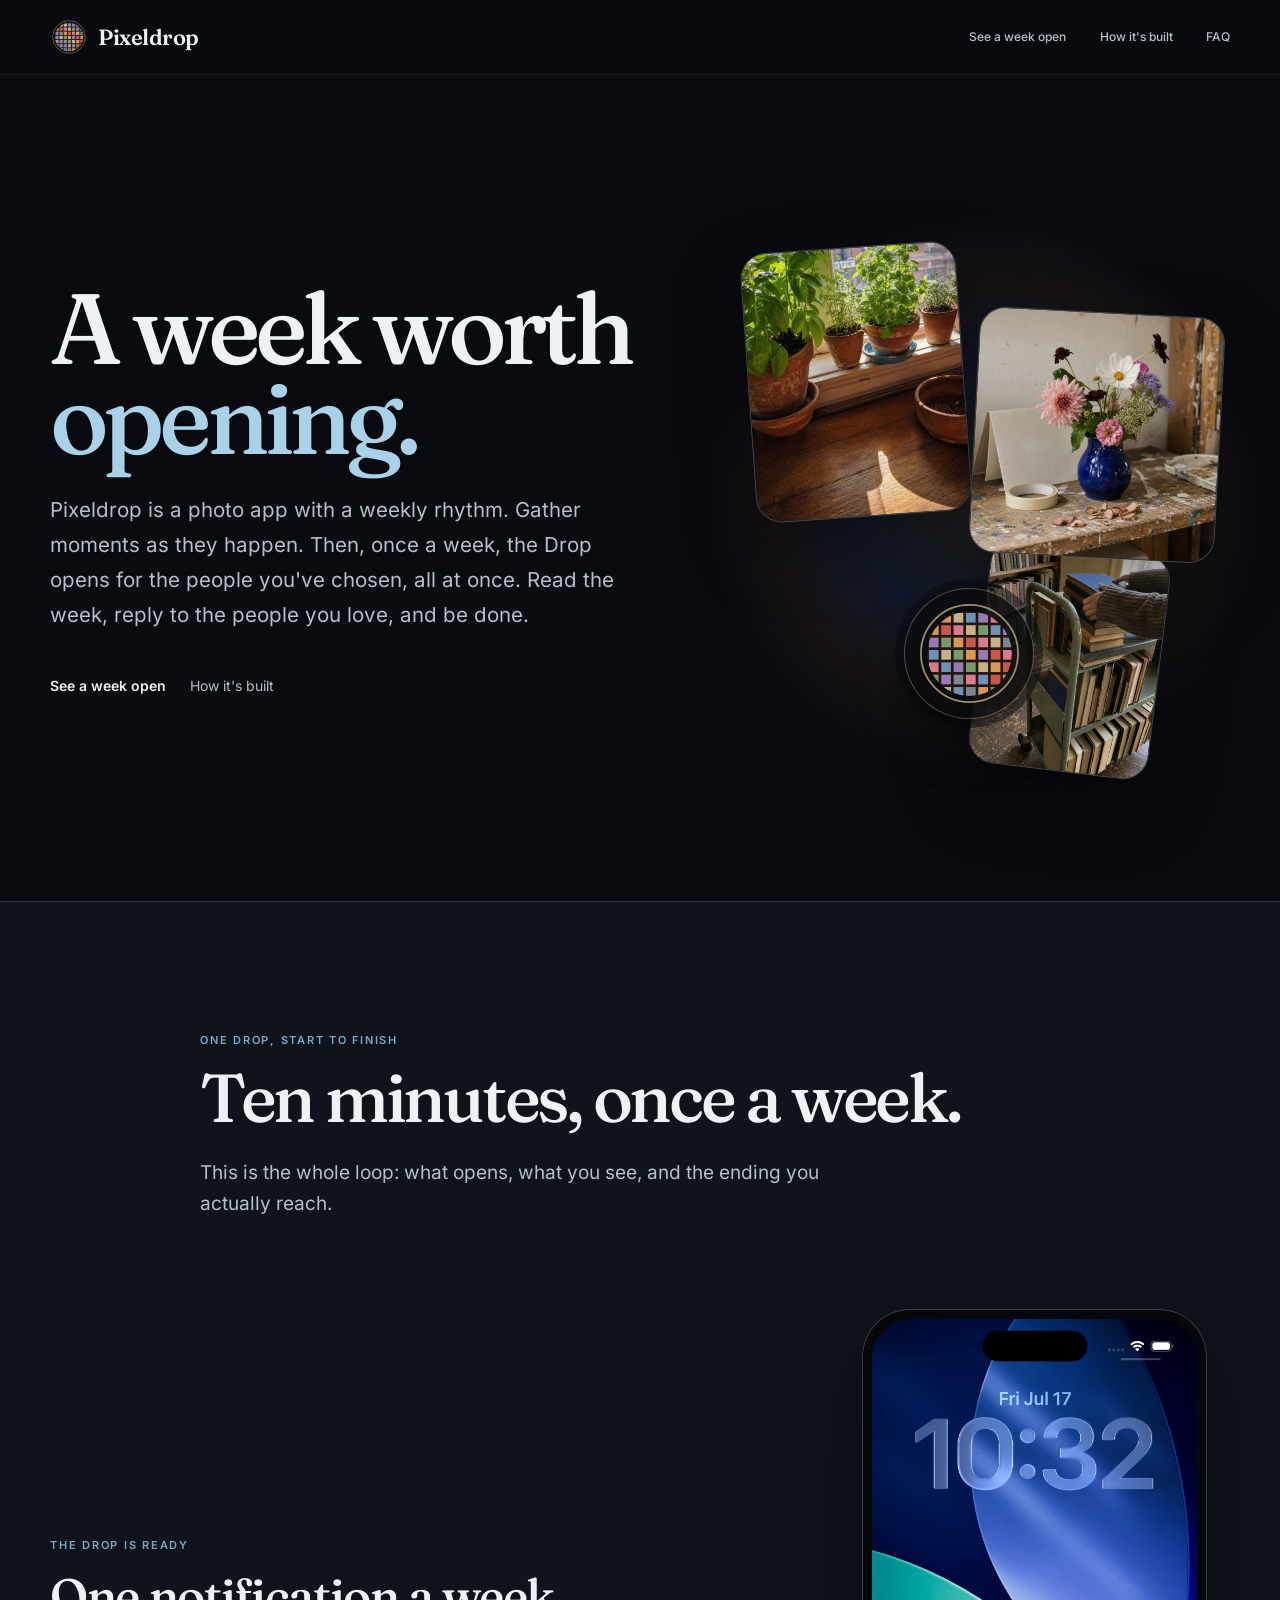
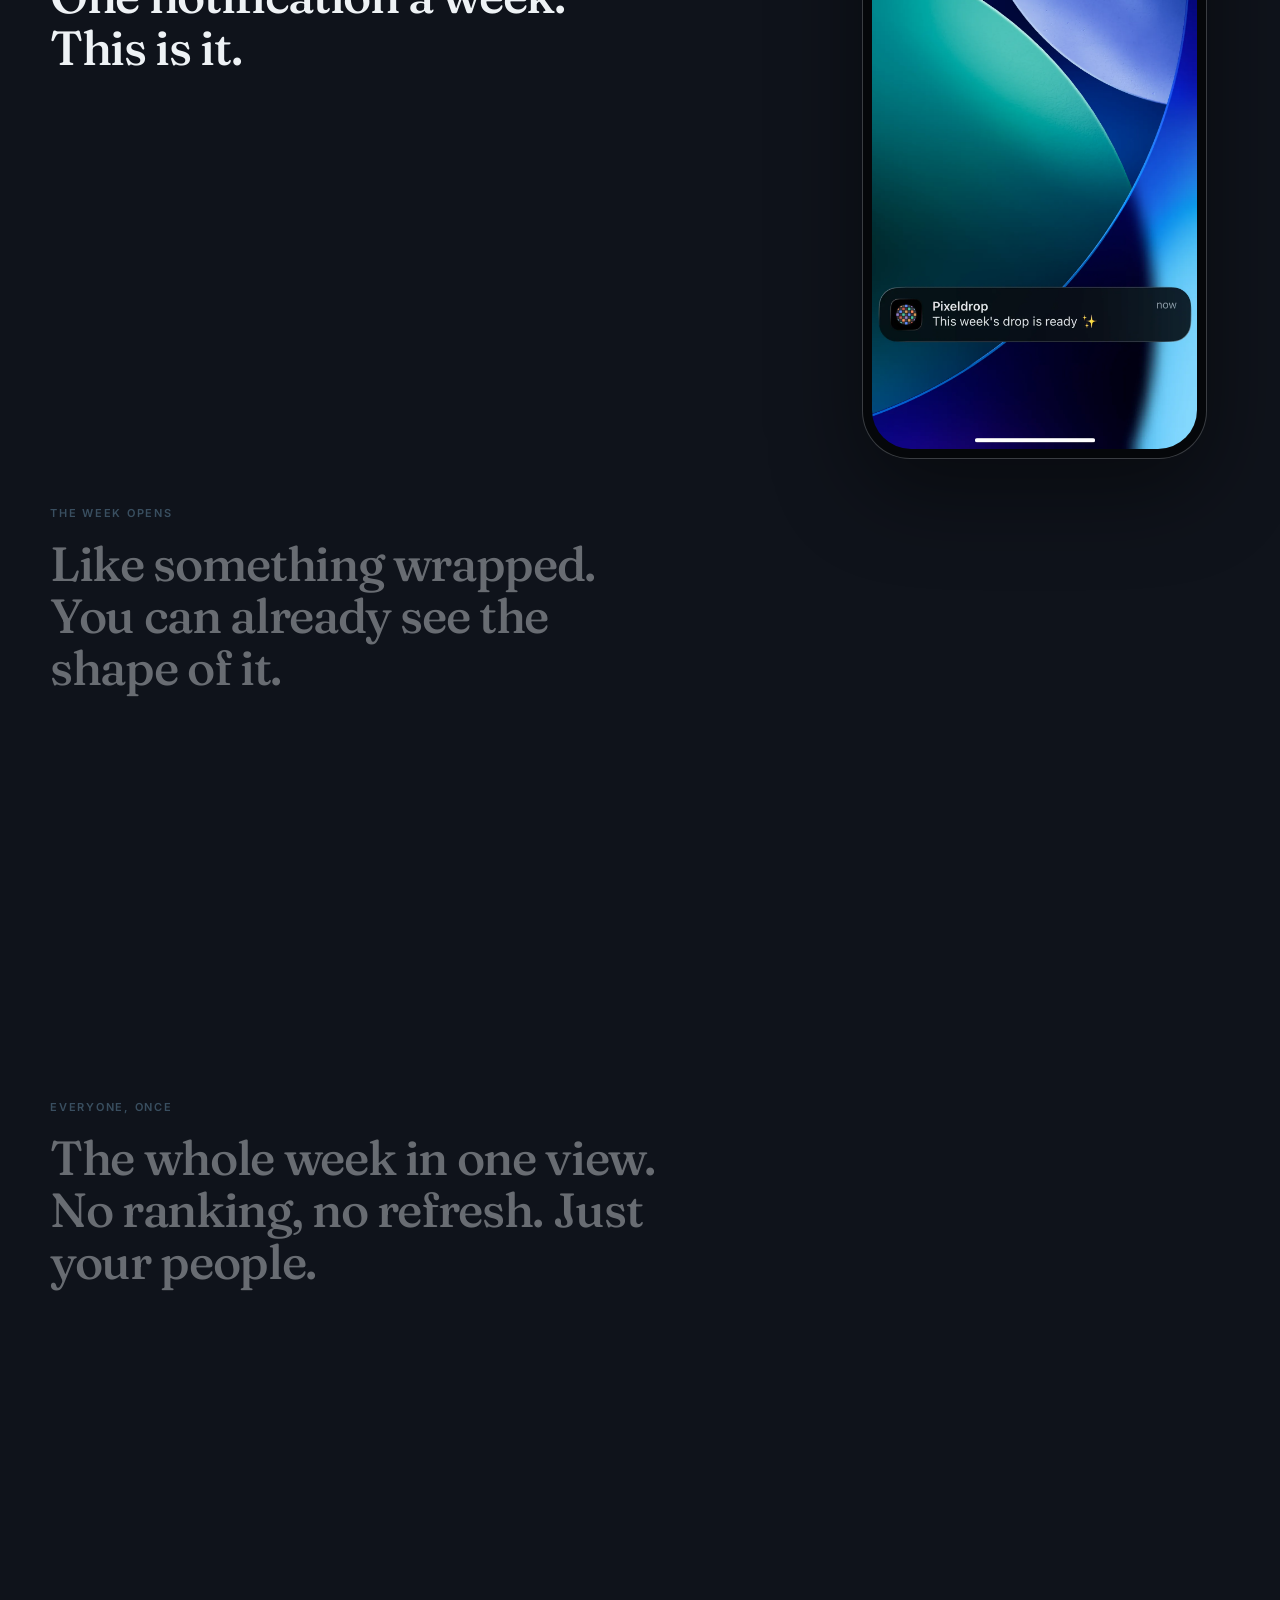
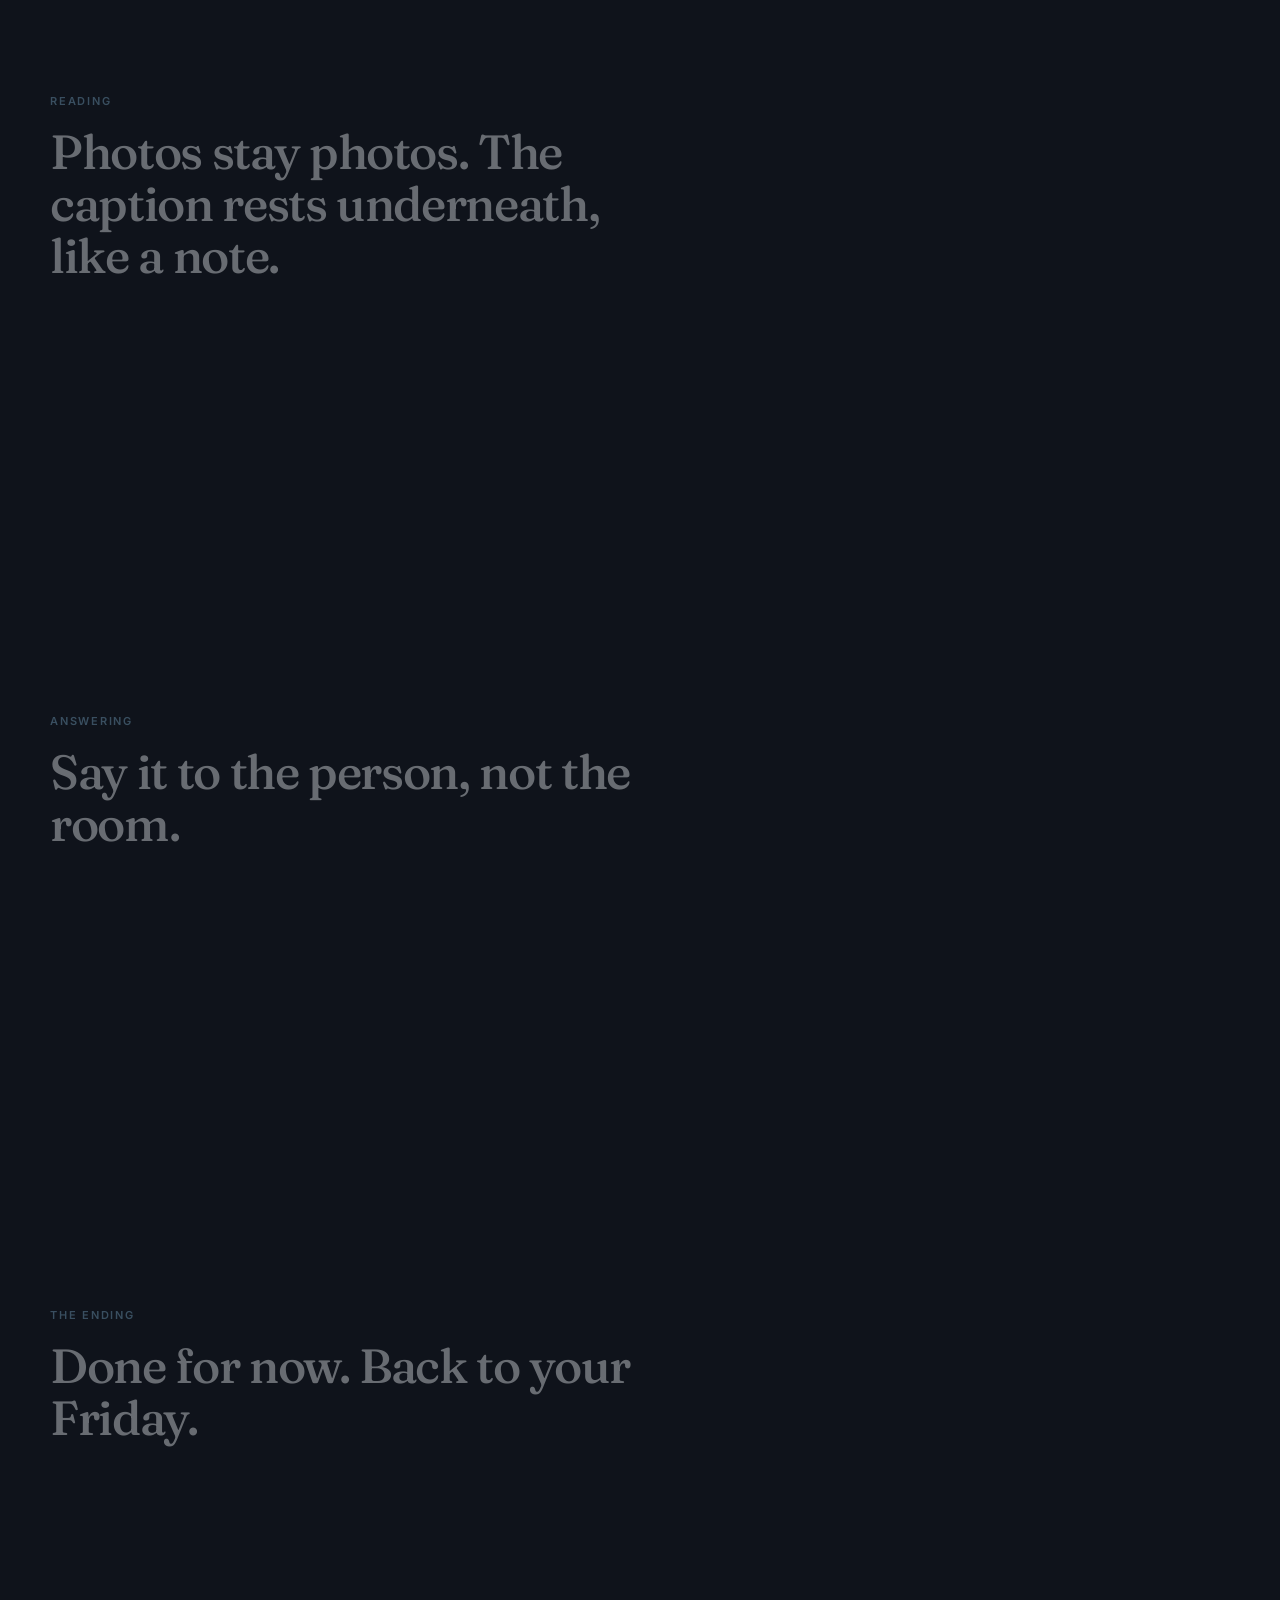
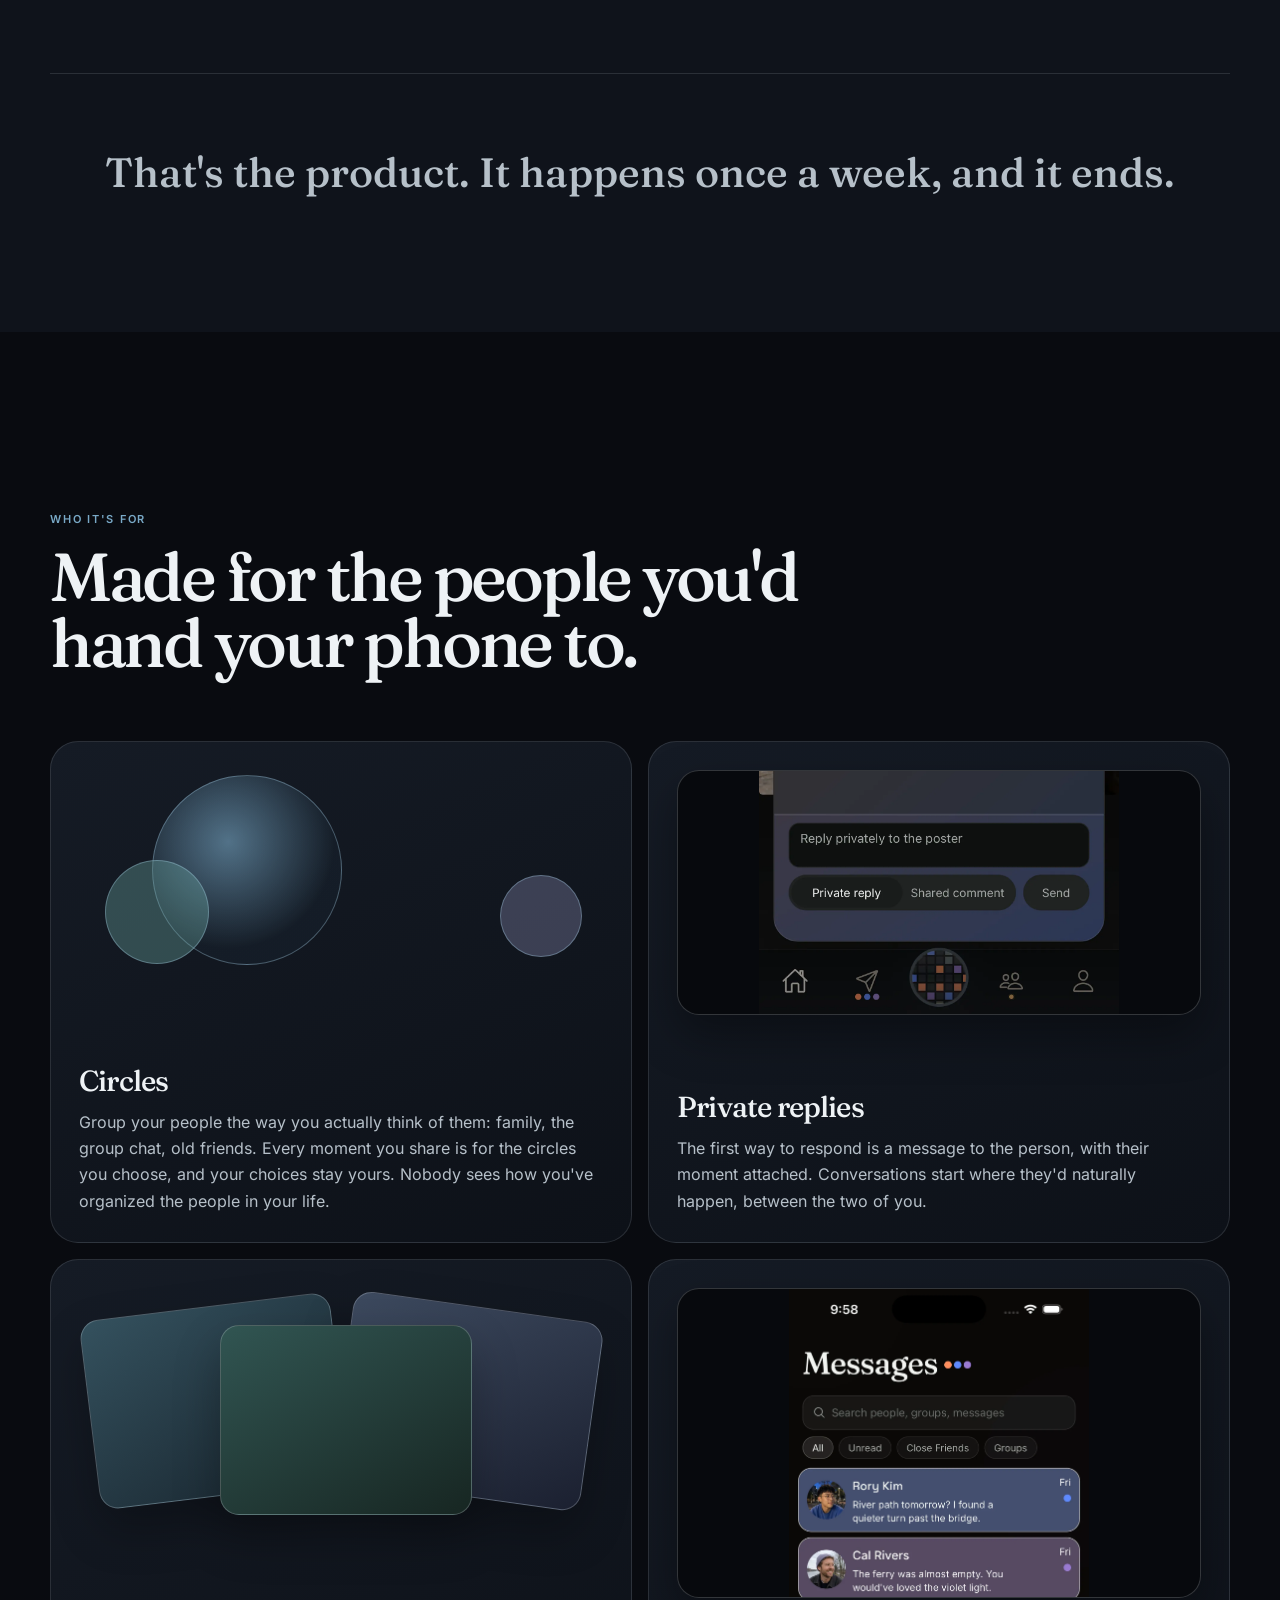
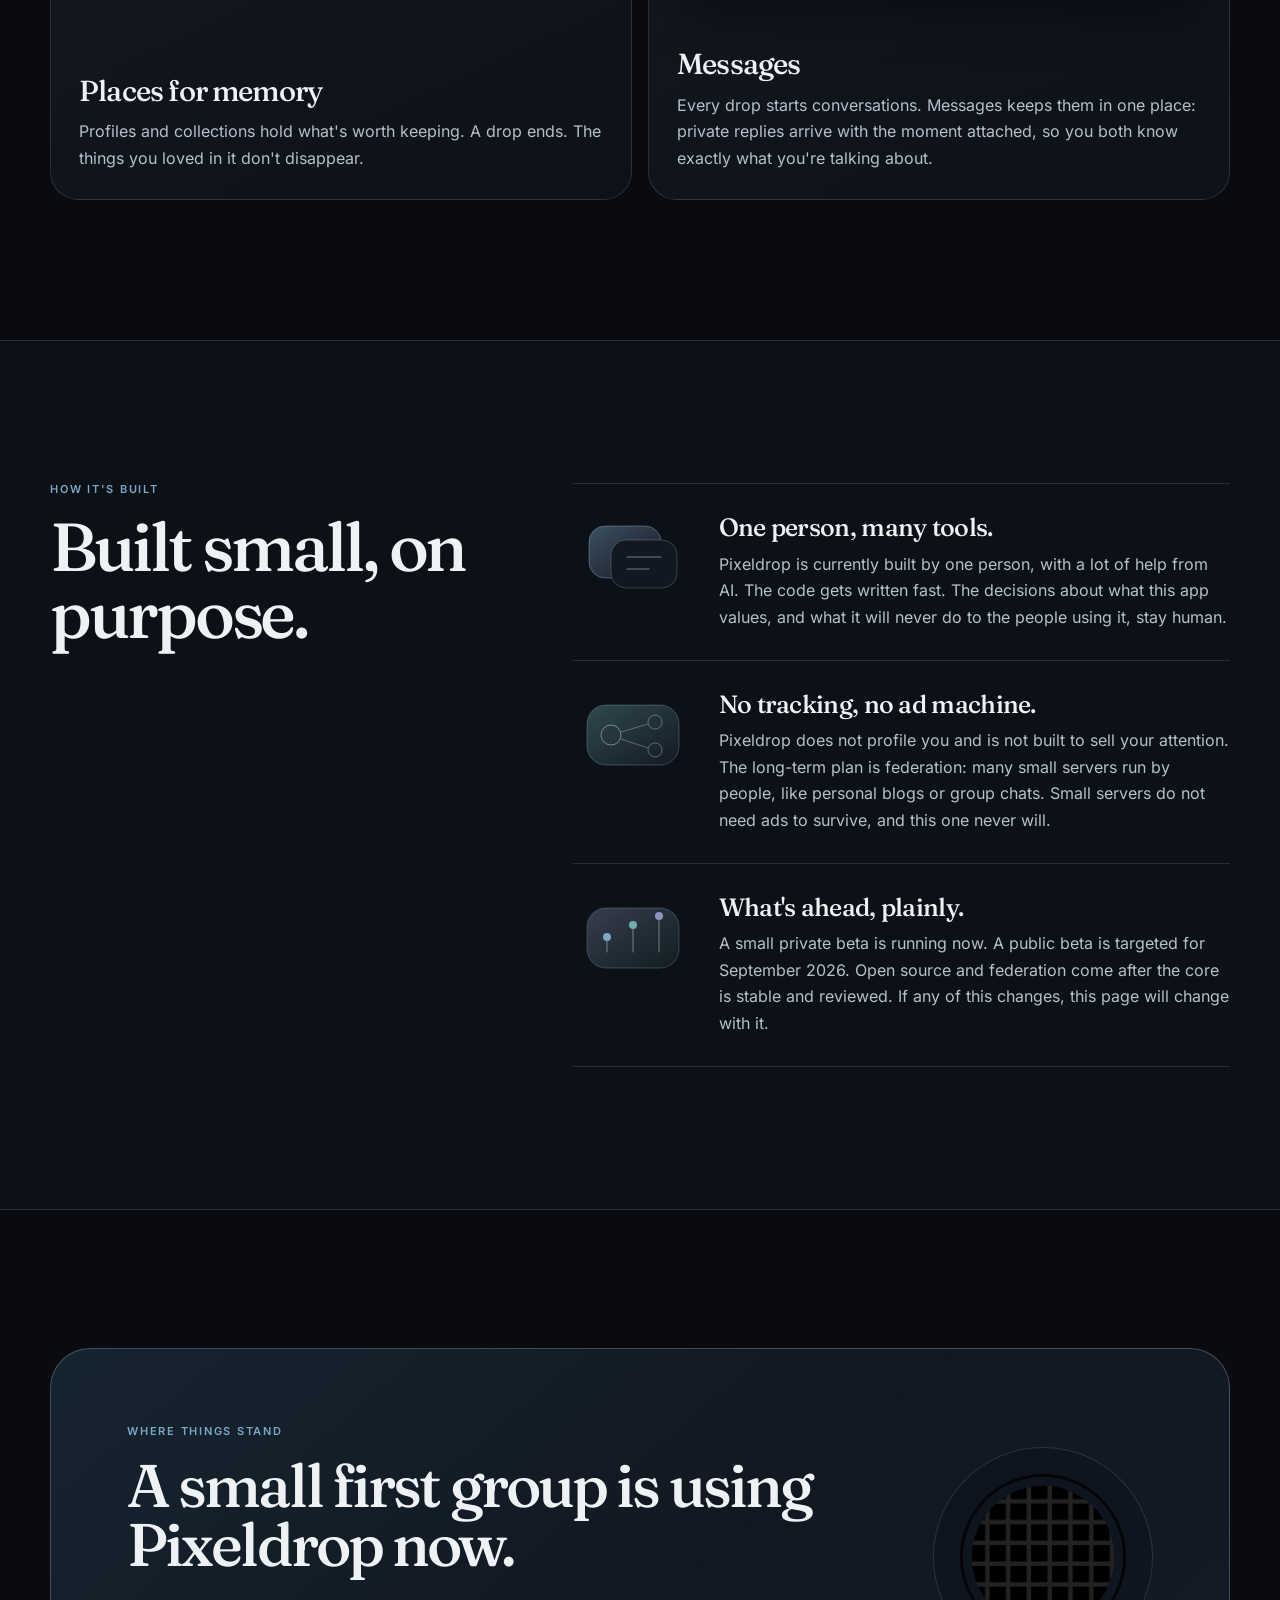
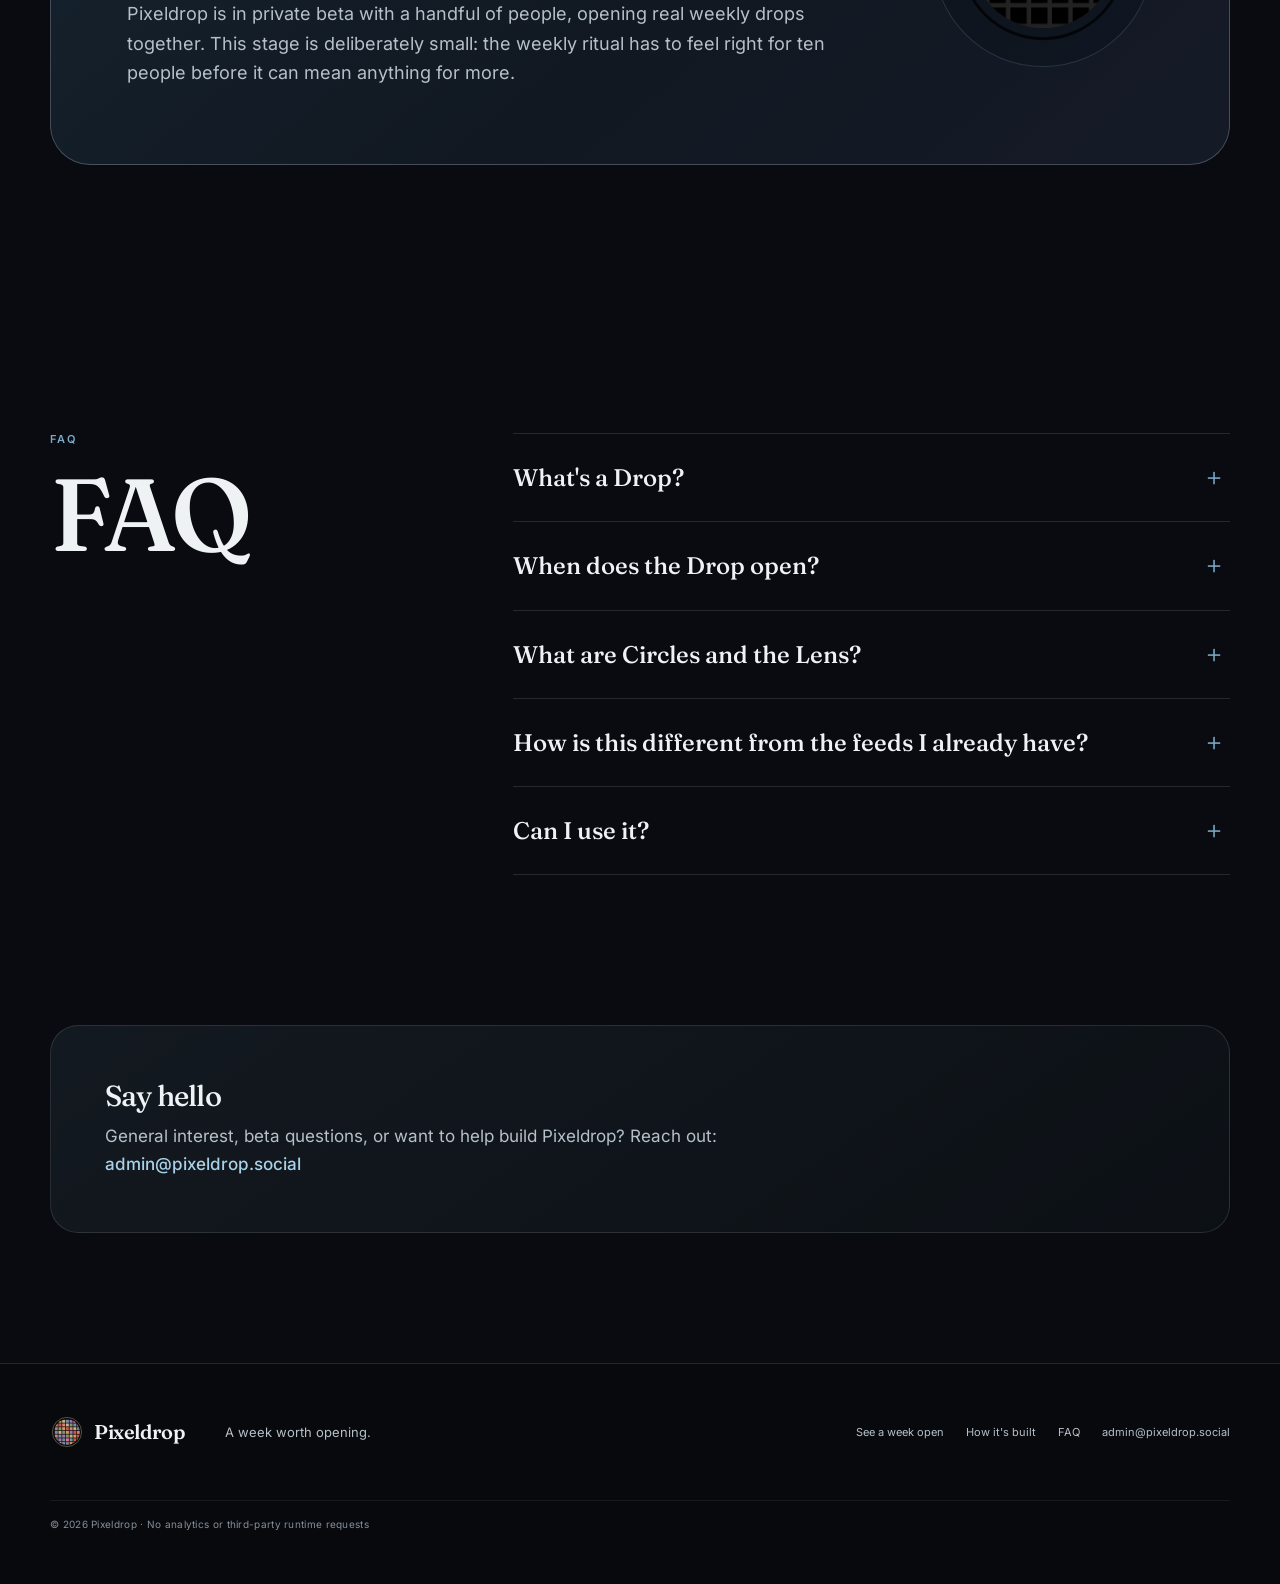
<file: index.html>
<!doctype html>
<html lang="en">
<head>
  <meta charset="utf-8">
  <meta name="viewport" content="width=device-width, initial-scale=1">
  <meta name="description" content="Pixeldrop is a photo app with a weekly rhythm. Gather moments as they happen. Then, once a week, the Drop opens for the people you've chosen, all at once.">
  <meta name="theme-color" content="#090b10">
  <meta property="og:type" content="website">
  <meta property="og:site_name" content="Pixeldrop">
  <meta property="og:title" content="Pixeldrop | A week worth opening.">
  <meta property="og:description" content="Pixeldrop is a photo app with a weekly rhythm. Gather moments as they happen. Then, once a week, the Drop opens for the people you've chosen, all at once.">
  <meta property="og:url" content="https://www.pixeldrop.space/">
  <meta property="og:image" content="https://www.pixeldrop.space/assets/social-card.png">
  <meta property="og:image:width" content="1200">
  <meta property="og:image:height" content="630">
  <meta property="og:image:alt" content="Pixeldrop: a week worth opening.">
  <meta name="twitter:card" content="summary_large_image">
  <meta name="twitter:title" content="Pixeldrop | A week worth opening.">
  <meta name="twitter:description" content="Pixeldrop is a photo app with a weekly rhythm. Gather moments as they happen. Then, once a week, the Drop opens for the people you've chosen, all at once.">
  <meta name="twitter:image" content="https://www.pixeldrop.space/assets/social-card.png">
  <title>Pixeldrop | A week worth opening.</title>
  <link rel="icon" href="assets/favicon.svg" type="image/svg+xml">
  <link rel="preload" href="assets/story/beat-1-knock.webp" as="image" type="image/webp">
  <link rel="stylesheet" href="styles.css">
  <script defer src="assets/vendor/scrollama.min.js"></script>
  <script defer src="story.js"></script>
</head>
<body>
  <a class="skip-link" href="#main">Skip to main content</a>
  <header class="site-header">
    <div class="nav-shell">
      <a class="brand" href="index.html" aria-label="Pixeldrop home">
        <img src="assets/orb-mark-color.svg" alt="" width="38" height="38">
        <span>Pixeldrop</span>
      </a>
      <nav aria-label="Primary navigation">
        <a href="#one-drop">See a week open</a>
        <a href="#how-built">How it's built</a>
        <a href="#faq">FAQ</a>
      </nav>
    </div>
  </header>

  <main id="main">
    <section class="hero section-shell" aria-labelledby="hero-title">
      <div class="hero-copy">
        <h1 id="hero-title">A week worth <br><em>opening.</em></h1>
        <p class="hero-body">Pixeldrop is a photo app with a weekly rhythm. Gather moments as they happen. Then, once a week, the Drop opens for the people you've chosen, all at once. Read the week, reply to the people you love, and be done.</p>
        <div class="hero-actions">
          <a class="hero-link hero-link-primary" href="#one-drop">See a week open</a>
          <a class="hero-link hero-link-secondary" href="#how-built">How it's built</a>
        </div>
      </div>
      <figure class="hero-visual">
        <div class="hero-photo hero-photo-window"><img src="assets/hero/noah-window-herbs.webp" width="608" height="760" alt=""></div>
        <div class="hero-photo hero-photo-studio"><img src="assets/hero/ava-blue-vase.webp" width="760" height="760" alt=""></div>
        <div class="hero-photo hero-photo-bookstore"><img src="assets/hero/sana-bookstore.webp" width="608" height="760" alt=""></div>
        <div class="hero-orb"><img src="assets/orb-mark-color.svg" width="128" height="128" alt=""></div>
        <figcaption class="visually-hidden">The Pixeldrop relationship orb resting among three repository-owned fictional weekly photos: window herbs, Ava's studio flowers, and a bookstore cart.</figcaption>
      </figure>
    </section>

    <section class="story" id="one-drop" aria-labelledby="story-title">
      <div class="section-shell story-intro">
        <p class="section-kicker">One Drop, start to finish</p>
        <h2 id="story-title">Ten minutes, once a week.</h2>
        <p>This is the whole loop: what opens, what you see, and the ending you actually reach.</p>
      </div>

      <div class="story-track section-shell">
        <article class="story-beat" id="story-beat-1" data-beat="0">
          <figure>
            <div class="phone-shell story-frame is-active" data-frame="0">
              <picture>
                <source type="image/webp" srcset="assets/story/beat-1-knock.webp">
                <img src="assets/story/beat-1-knock.png" width="1206" height="2622" data-capture-slot="notification" data-capture-status="accepted" alt="An iPhone Notification Center showing exactly one Pixeldrop notification, saying this week's Drop is ready, beside the app's pixel-orb icon.">
              </picture>
            </div>
            <figcaption class="story-caption" data-step="0">
              <p class="beat-eyebrow">The Drop is ready</p>
              <h3>One notification a week. This is it.</h3>
            </figcaption>
          </figure>
        </article>
        <article class="story-beat" id="story-beat-2" data-beat="1">
          <figure>
            <div class="phone-shell story-frame" data-frame="1">
              <picture>
                <source type="image/webp" srcset="assets/story/beat-2-cover.webp">
                <img src="assets/story/beat-2-cover.png" width="1206" height="2622" loading="lazy" alt="The Week 28 cover screen, with the avatars of everyone in the drop, the week's counts, and a prompt to swipe in.">
              </picture>
            </div>
            <figcaption class="story-caption" data-step="1">
              <p class="beat-eyebrow">The week opens</p>
              <h3>Like something wrapped. You can already see the shape of it.</h3>
            </figcaption>
          </figure>
        </article>
        <article class="story-beat" id="story-beat-3" data-beat="2">
          <figure>
            <div class="phone-shell story-frame" data-frame="2">
              <picture>
                <source type="image/webp" srcset="assets/story/beat-3-grid.webp">
                <img src="assets/story/beat-3-grid.png" width="1206" height="2622" loading="lazy" alt="The Week 28 grid: a single row of stories above a two-column mosaic of the week's photos.">
              </picture>
            </div>
            <figcaption class="story-caption" data-step="2">
              <p class="beat-eyebrow">Everyone, once</p>
              <h3>The whole week in one view. No ranking, no refresh. Just your people.</h3>
            </figcaption>
          </figure>
        </article>
        <article class="story-beat" id="story-beat-4" data-beat="3">
          <figure>
            <div class="phone-shell story-frame" data-frame="3">
              <picture>
                <source type="image/webp" srcset="assets/story/beat-4-post.webp">
                <img src="assets/story/beat-4-post.png" width="1206" height="2622" loading="lazy" data-capture-slot="ava-post" data-capture-status="accepted" alt="A post from Ava Sol, one of the demo accounts: flowers in a blue vase on a paint-marked worktable, with her Friday studio caption beneath the photo.">
              </picture>
            </div>
            <figcaption class="story-caption" data-step="3">
              <p class="beat-eyebrow">Reading</p>
              <h3>Photos stay photos. The caption rests underneath, like a note.</h3>
            </figcaption>
          </figure>
        </article>
        <article class="story-beat" id="story-beat-5" data-beat="4">
          <figure>
            <div class="phone-shell story-frame" data-frame="4">
              <picture>
                <source type="image/webp" srcset="assets/story/beat-5-reply.webp">
                <img src="assets/story/beat-5-reply.png" width="1206" height="2622" loading="lazy" data-capture-slot="ava-comments" data-capture-status="accepted" alt="Ava's post expanded, with comments from Mira, Jules, and Sana, and a composer that has Private reply selected instead of Shared comment.">
              </picture>
            </div>
            <figcaption class="story-caption" data-step="4">
              <p class="beat-eyebrow">Answering</p>
              <h3>Say it to the person, not the room.</h3>
            </figcaption>
          </figure>
        </article>
        <article class="story-beat" id="story-beat-6" data-beat="5">
          <figure>
            <div class="phone-shell story-frame" data-frame="5">
              <picture>
                <source type="image/webp" srcset="assets/story/beat-6-done.webp">
                <img src="assets/story/beat-6-done.png" width="1206" height="2622" loading="lazy" alt="The end of the week: a Done for now screen with the week's totals and two ways to leave.">
              </picture>
            </div>
            <figcaption class="story-caption" data-step="5">
              <p class="beat-eyebrow">The ending</p>
              <h3>Done for now. Back to your Friday.</h3>
            </figcaption>
          </figure>
        </article>
      </div>

      <p class="story-closing section-shell">That's the product. It happens once a week, and it ends.</p>
    </section>

    <section class="relationships section-shell" id="relationships" aria-labelledby="relationships-title">
      <div class="section-intro">
        <p class="section-kicker">Who it's for</p>
        <h2 id="relationships-title">Made for the people you'd hand your phone to.</h2>
      </div>
      <div class="relationship-grid">
        <article>
          <div class="card-mark circles-mark" aria-hidden="true"><i></i><i></i><i></i></div>
          <h3>Circles</h3>
          <p>Group your people the way you actually think of them: family, the group chat, old friends. Every moment you share is for the circles you choose, and your choices stay yours. Nobody sees how you've organized the people in your life.</p>
        </article>
        <article>
          <div class="card-mark capture-crop private-replies-crop">
            <picture>
              <source type="image/webp" srcset="assets/story/beat-5-reply.webp">
              <img src="assets/story/beat-5-reply.png" width="1206" height="2622" loading="lazy" data-capture-slot="private-replies-crop" data-capture-status="accepted" alt="A close-up of that same composer, with Private reply selected, Shared comment unselected, and Send ready.">
            </picture>
          </div>
          <h3>Private replies</h3>
          <p>The first way to respond is a message to the person, with their moment attached. Conversations start where they'd naturally happen, between the two of you.</p>
        </article>
        <article>
          <div class="card-mark memory-mark" aria-hidden="true"><i></i><i></i><i></i></div>
          <h3>Places for memory</h3>
          <p>Profiles and collections hold what's worth keeping. A drop ends. The things you loved in it don't disappear.</p>
        </article>
        <article>
          <div class="card-mark capture-crop messages-mark">
            <picture>
              <source type="image/webp" srcset="assets/people/messages.webp">
              <img src="assets/people/messages.png" width="1206" height="2622" loading="lazy" data-capture-slot="messages-top" data-capture-status="accepted" alt="The top of the Pixeldrop Messages inbox: its header, search and filters, and the first conversations, all from demo accounts.">
            </picture>
          </div>
          <h3>Messages</h3>
          <p>Every drop starts conversations. Messages keeps them in one place: private replies arrive with the moment attached, so you both know exactly what you're talking about.</p>
        </article>
      </div>
    </section>

    <section class="built" id="how-built" aria-labelledby="built-title">
      <div class="section-shell built-grid">
        <div class="built-heading">
          <p class="section-kicker">How it's built</p>
          <h2 id="built-title">Built small, on purpose.</h2>
        </div>
        <div class="built-body">
          <article class="built-block">
            <svg class="built-graphic" viewBox="0 0 120 88" aria-hidden="true" focusable="false">
              <defs><linearGradient id="tools-chip" x1="0" y1="0" x2="1" y2="1"><stop stop-color="#79a9c7" stop-opacity=".42"/><stop offset="1" stop-color="#8f92bd" stop-opacity=".08"/></linearGradient></defs>
              <rect x="16" y="12" width="72" height="52" rx="16" fill="url(#tools-chip)" stroke="#a9d1e8" stroke-opacity=".34"/>
              <rect x="38" y="26" width="66" height="48" rx="15" fill="#111821" stroke="#eef2f5" stroke-opacity=".2"/>
              <path d="M54 43h34M54 55h22" stroke="#a9d1e8" stroke-opacity=".56" stroke-linecap="round"/>
            </svg>
            <div><h3>One person, many tools.</h3>
            <p>Pixeldrop is currently built by one person, with a lot of help from AI. The code gets written fast. The decisions about what this app values, and what it will never do to the people using it, stay human.</p></div>
          </article>
          <article class="built-block">
            <svg class="built-graphic" viewBox="0 0 120 88" aria-hidden="true" focusable="false">
              <defs><linearGradient id="servers-chip" x1="0" y1="0" x2="1" y2="1"><stop stop-color="#6faeaa" stop-opacity=".36"/><stop offset="1" stop-color="#79a9c7" stop-opacity=".06"/></linearGradient></defs>
              <rect x="14" y="14" width="92" height="60" rx="19" fill="url(#servers-chip)" stroke="#a9d1e8" stroke-opacity=".26"/>
              <circle cx="38" cy="44" r="10" fill="none" stroke="#eef2f5" stroke-opacity=".42"/>
              <circle cx="82" cy="31" r="7" fill="none" stroke="#eef2f5" stroke-opacity=".32"/>
              <circle cx="82" cy="59" r="7" fill="none" stroke="#eef2f5" stroke-opacity=".32"/>
              <path d="M48 41l27-8M48 48l27 9" stroke="#a9d1e8" stroke-opacity=".38"/>
            </svg>
            <div><h3>No tracking, no ad machine.</h3>
            <p>Pixeldrop does not profile you and is not built to sell your attention. The long-term plan is federation: many small servers run by people, like personal blogs or group chats. Small servers do not need ads to survive, and this one never will.</p></div>
          </article>
          <article class="built-block">
            <svg class="built-graphic" viewBox="0 0 120 88" aria-hidden="true" focusable="false">
              <defs><linearGradient id="ahead-chip" x1="0" y1="0" x2="1" y2="1"><stop stop-color="#8f92bd" stop-opacity=".34"/><stop offset="1" stop-color="#6faeaa" stop-opacity=".07"/></linearGradient></defs>
              <rect x="14" y="14" width="92" height="60" rx="19" fill="url(#ahead-chip)" stroke="#a9d1e8" stroke-opacity=".24"/>
              <path d="M34 58V43M60 58V31M86 58V22" stroke="#eef2f5" stroke-opacity=".42" stroke-linecap="round"/>
              <circle cx="34" cy="43" r="4" fill="#79a9c7"/><circle cx="60" cy="31" r="4" fill="#6faeaa"/><circle cx="86" cy="22" r="4" fill="#8f92bd"/>
            </svg>
            <div><h3>What's ahead, plainly.</h3>
            <p>A small private beta is running now. A public beta is targeted for September 2026. Open source and federation come after the core is stable and reviewed. If any of this changes, this page will change with it.</p></div>
          </article>
        </div>
      </div>
    </section>

    <section class="beta section-shell" aria-labelledby="beta-title">
      <div class="beta-copy">
        <p class="section-kicker">Where things stand</p>
        <h2 id="beta-title">A small first group is using Pixeldrop now.</h2>
        <p>Pixeldrop is in private beta with a handful of people, opening real weekly drops together. This stage is deliberately small: the weekly ritual has to feel right for ten people before it can mean anything for more.</p>
      </div>
      <div class="beta-orb" aria-hidden="true"><img src="assets/orb-mark-mono.svg" alt="" width="190" height="190"></div>
    </section>

    <section class="faq section-shell" id="faq" aria-labelledby="faq-title">
      <div class="faq-heading">
        <p class="section-kicker">FAQ</p>
        <h2 id="faq-title">FAQ</h2>
      </div>
      <div class="faq-list">
        <details>
          <summary>What's a Drop?<span aria-hidden="true">＋</span></summary>
          <p>One shared week. Everyone gathers moments as the week happens. On Friday evening the week opens for everyone at once. You read it start to finish. There's a beginning and an end.</p>
        </details>
        <details>
          <summary>When does the Drop open?<span aria-hidden="true">＋</span></summary>
          <p>Friday evening, for everyone on the same rhythm. Half the point is knowing the people you love are opening the same week you are.</p>
        </details>
        <details>
          <summary>What are Circles and the Lens?<span aria-hidden="true">＋</span></summary>
          <p>Circles are how you group your people. Every moment is shared to the circles you choose. The Lens is your own viewing filter. See just family, or just the friends you're missing, without your choices ever being visible to anyone else.</p>
        </details>
        <details>
          <summary>How is this different from the feeds I already have?<span aria-hidden="true">＋</span></summary>
          <p>Mostly by rhythm and ending. Nothing here is ranked or engineered to keep you scrolling. The week has a shape, you reach the end of it, and the app is designed to be put down. Pixeldrop isn't trying to replace anything. It's trying to be the best place for the moments that matter to a smaller set of people.</p>
        </details>
        <details>
          <summary>Can I use it?<span aria-hidden="true">＋</span></summary>
          <p>Not yet, unless you're in the first beta group. Pixeldrop is deliberately small right now while the weekly ritual gets proven with real people. A public beta is targeted for September 2026.</p>
        </details>
      </div>
    </section>

    <section class="contact section-shell" aria-labelledby="contact-title">
      <h3 id="contact-title">Say hello</h3>
      <p>General interest, beta questions, or want to help build Pixeldrop? Reach out: <a href="mailto:admin@pixeldrop.social">admin@pixeldrop.social</a></p>
    </section>
  </main>

  <footer>
    <div class="footer-shell">
      <a class="brand brand-footer" href="index.html"><img src="assets/orb-mark-color.svg" alt="" width="34" height="34"><span>Pixeldrop</span></a>
      <p>A week worth opening.</p>
      <nav aria-label="Footer navigation"><a href="#one-drop">See a week open</a><a href="#how-built">How it's built</a><a href="#faq">FAQ</a><a href="mailto:admin@pixeldrop.social">admin@pixeldrop.social</a></nav>
      <small>© 2026 Pixeldrop · No analytics or third-party runtime requests</small>
    </div>
  </footer>
</body>
</html>
</file>
<file: styles.css>
@font-face {
  font-family: "Fraunces";
  src: url("assets/fonts/Fraunces-500.woff2") format("woff2");
  font-style: normal;
  font-weight: 500;
  font-display: swap;
}
@font-face {
  font-family: "Fraunces";
  src: url("assets/fonts/Fraunces-600.woff2") format("woff2");
  font-style: normal;
  font-weight: 600;
  font-display: swap;
}
@font-face {
  font-family: "Inter";
  src: url("assets/fonts/Inter-400.woff2") format("woff2");
  font-style: normal;
  font-weight: 400;
  font-display: swap;
}
@font-face {
  font-family: "Inter";
  src: url("assets/fonts/Inter-500.woff2") format("woff2");
  font-style: normal;
  font-weight: 500;
  font-display: swap;
}
@font-face {
  font-family: "Inter";
  src: url("assets/fonts/Inter-600.woff2") format("woff2");
  font-style: normal;
  font-weight: 600;
  font-display: swap;
}

:root {
  --night: #090b10;
  --night-raised: #0f131b;
  --night-soft: #151b25;
  --surface: #1b222d;
  --surface-light: #202936;
  --text: #eef2f5;
  --text-soft: #b6c0c9;
  --text-dim: #84909c;
  --blue: #79a9c7;
  --blue-bright: #a9d1e8;
  --teal: #6faeaa;
  --violet: #8f92bd;
  --slate: #66788a;
  --line: rgba(224, 233, 240, 0.13);
  --line-strong: rgba(224, 233, 240, 0.24);
  --shadow: 0 32px 90px rgba(0, 0, 0, 0.44);
  --radius-xl: 40px;
  --radius-lg: 28px;
  --radius-md: 18px;
  --shell: min(1180px, calc(100% - 48px));
}

*, *::before, *::after { box-sizing: border-box; }
html { scroll-behavior: smooth; scroll-padding-top: 100px; }
body {
  margin: 0;
  overflow-x: hidden;
  background: var(--night);
  color: var(--text);
  font-family: "Inter", system-ui, sans-serif;
  font-size: 16px;
  line-height: 1.65;
  -webkit-font-smoothing: antialiased;
}
img { display: block; max-width: 100%; }
a { color: inherit; text-decoration: none; }
p, h1, h2, h3, ol, figure { margin-top: 0; }
button, a, summary { -webkit-tap-highlight-color: transparent; }
::selection { background: var(--blue-bright); color: var(--night); }

.skip-link {
  position: fixed;
  z-index: 1000;
  top: 10px;
  left: 10px;
  padding: 10px 16px;
  border-radius: 999px;
  background: var(--text);
  color: var(--night);
  font-weight: 600;
  transform: translateY(-150%);
  transition: transform 180ms ease;
}
.skip-link:focus { transform: translateY(0); }
:focus-visible { outline: 3px solid var(--blue-bright); outline-offset: 4px; border-radius: 4px; }
.visually-hidden {
  position: absolute;
  width: 1px;
  height: 1px;
  padding: 0;
  margin: -1px;
  overflow: hidden;
  clip: rect(0, 0, 0, 0);
  white-space: nowrap;
  border: 0;
}
.section-shell { width: var(--shell); margin-inline: auto; }

.site-header {
  position: sticky;
  z-index: 100;
  top: 0;
  border-bottom: 1px solid rgba(224, 233, 240, 0.07);
  background: rgba(9, 11, 16, 0.84);
  -webkit-backdrop-filter: blur(18px);
  backdrop-filter: blur(18px);
}
.nav-shell {
  width: var(--shell);
  min-height: 74px;
  margin-inline: auto;
  display: flex;
  align-items: center;
  justify-content: space-between;
  gap: 28px;
}
.brand {
  display: inline-flex;
  align-items: center;
  gap: 10px;
  font: 600 22px/1 "Fraunces", Georgia, serif;
  letter-spacing: -0.02em;
}
.brand img { width: 38px; height: 38px; }
.nav-shell nav { display: flex; align-items: center; gap: clamp(18px, 2.6vw, 34px); font-size: 12px; font-weight: 500; }
.nav-shell nav a { color: var(--text-soft); }
.nav-shell nav a:hover { color: var(--text); }
.nav-cta { padding: 9px 15px; border: 1px solid var(--line-strong); border-radius: 999px; }

.section-kicker, .beat-eyebrow {
  margin-bottom: 18px;
  color: var(--blue);
  font-size: 11px;
  font-weight: 600;
  line-height: 1.2;
  letter-spacing: 0.16em;
  text-transform: uppercase;
}

h1, h2, h3 { font-family: "Fraunces", Georgia, serif; font-weight: 500; }
h1 { margin-bottom: 30px; font-size: clamp(60px, 7.8vw, 112px); line-height: 0.9; letter-spacing: -0.058em; }
h1 em { color: var(--blue-bright); font-style: normal; }
h2 { margin-bottom: 25px; font-size: clamp(46px, 5.3vw, 78px); line-height: 0.98; letter-spacing: -0.048em; }
h3 { margin-bottom: 12px; font-size: 29px; line-height: 1.1; letter-spacing: -0.028em; }

.hero {
  min-height: calc(100svh - 74px);
  padding: clamp(78px, 11vh, 128px) 0 86px;
  display: grid;
  grid-template-columns: minmax(0, 1.08fr) minmax(360px, 0.92fr);
  align-items: center;
  gap: clamp(50px, 7vw, 110px);
}
.hero-copy { position: relative; z-index: 2; }
.hero-body { max-width: 680px; margin-bottom: 34px; color: var(--text-soft); font-size: clamp(18px, 1.6vw, 22px); line-height: 1.7; }
.hero-actions { display: flex; align-items: center; gap: 24px; flex-wrap: wrap; }
.hero-link { padding-block: 8px; font-size: 14px; }
.hero-link-primary { color: var(--text); font-weight: 600; }
.hero-link-secondary { color: var(--text-soft); font-weight: 400; }
.hero-link:hover { color: var(--blue-bright); }
.hero-visual { position: relative; min-height: 590px; margin: 0; isolation: isolate; }
.hero-visual::before {
  content: "";
  position: absolute;
  inset: 4% -4% 0;
  border-radius: 50%;
  background: radial-gradient(circle at 52% 48%, rgba(201, 177, 134, 0.16), rgba(95, 137, 255, 0.11) 34%, rgba(255, 142, 94, 0.06) 52%, transparent 72%);
  filter: blur(12px);
}
.hero-photo {
  position: absolute;
  overflow: hidden;
  border: 1px solid rgba(238, 242, 245, 0.2);
  border-radius: 26px;
  background: var(--night-soft);
  box-shadow: 0 28px 72px rgba(0, 0, 0, 0.42);
}
.hero-photo img { width: 100%; height: 100%; object-fit: cover; }
.hero-photo-window { z-index: 1; top: 8%; left: 4%; width: 43%; aspect-ratio: 0.8; transform: rotate(-4deg); animation: hero-settle-window 1500ms cubic-bezier(0.16, 0.84, 0.24, 1) 0ms backwards; }
.hero-photo-studio { z-index: 3; top: 19%; right: 2%; width: 49%; aspect-ratio: 1; transform: rotate(3deg); animation: hero-settle-studio 1260ms cubic-bezier(0.16, 0.84, 0.24, 1) 240ms backwards; }
.hero-photo-bookstore { z-index: 2; right: 14%; bottom: 3%; width: 36%; aspect-ratio: 0.8; transform: rotate(7deg); animation: hero-settle-bookstore 1020ms cubic-bezier(0.16, 0.84, 0.24, 1) 480ms backwards; }
.hero-orb {
  position: absolute;
  z-index: 5;
  left: 35%;
  bottom: 12%;
  width: clamp(112px, 26%, 148px);
  aspect-ratio: 1;
  display: grid;
  place-items: center;
  border: 1px solid rgba(201, 177, 134, 0.38);
  border-radius: 50%;
  background: rgba(11, 12, 14, 0.9);
  box-shadow: 0 22px 50px rgba(0, 0, 0, 0.48), 0 0 0 9px rgba(9, 11, 16, 0.5);
}
.hero-orb img { width: 88%; height: 88%; }

/* The drop, performed once on load: the week's photos are gathered at
   different moments, drift in from where they were, and land together. The
   orb arrives on the beat they land. Reduced motion collapses all of it to
   the settled composition via the global rule below. */
.hero-visual::before { animation: hero-glow 1700ms ease-out 260ms backwards; }
.hero-orb { animation: hero-orb-arrive 620ms cubic-bezier(0.16, 0.84, 0.24, 1) 1440ms backwards; }
@keyframes hero-settle-window {
  from { opacity: 0.3; transform: translate3d(-14%, -12%, 0) rotate(-14deg) scale(0.9); }
  to { opacity: 1; transform: translate3d(0, 0, 0) rotate(-4deg) scale(1); }
}
@keyframes hero-settle-studio {
  from { opacity: 0.3; transform: translate3d(17%, -9%, 0) rotate(13deg) scale(0.9); }
  to { opacity: 1; transform: translate3d(0, 0, 0) rotate(3deg) scale(1); }
}
@keyframes hero-settle-bookstore {
  from { opacity: 0.3; transform: translate3d(9%, 18%, 0) rotate(18deg) scale(0.9); }
  to { opacity: 1; transform: translate3d(0, 0, 0) rotate(7deg) scale(1); }
}
@keyframes hero-orb-arrive {
  from { opacity: 0; transform: scale(0.82); }
  to { opacity: 1; transform: scale(1); }
}
@keyframes hero-glow {
  from { opacity: 0; }
  to { opacity: 1; }
}

.story { padding: 132px 0 0; border-top: 1px solid var(--line); background: var(--night-raised); }
.story-intro { max-width: 880px; margin-bottom: 90px; }
.story-intro > p:last-child { max-width: 680px; color: var(--text-soft); font-size: 19px; }
.story-track { max-width: 820px; }
.story-beat figure { margin: 0 0 112px; }
.phone-shell {
  position: relative;
  width: min(100%, 390px);
  aspect-ratio: 1206 / 2622;
  margin: 0 auto 30px;
  padding: 9px;
  overflow: hidden;
  border: 1px solid rgba(224, 233, 240, 0.24);
  border-radius: 48px;
  background: #05070a;
  box-shadow: var(--shadow);
}
.phone-shell img { width: 100%; height: 100%; border-radius: 39px; object-fit: cover; }
.story-caption { max-width: 650px; margin-inline: auto; }
.story-caption h3 { max-width: 620px; margin-bottom: 0; font-size: clamp(31px, 4vw, 48px); line-height: 1.08; }
.story-closing { padding: 72px 0 132px; border-top: 1px solid var(--line); color: var(--text-soft); font: 500 clamp(26px, 3.2vw, 42px)/1.3 "Fraunces", Georgia, serif; text-align: center; }

.relationships { padding: 140px 0; }
.section-intro { max-width: 900px; margin-bottom: 64px; }
.relationship-grid { display: grid; grid-template-columns: repeat(2, 1fr); gap: 16px; }
.relationship-grid article {
  min-height: 480px;
  padding: 28px;
  display: flex;
  flex-direction: column;
  border: 1px solid var(--line);
  border-radius: var(--radius-lg);
  background: linear-gradient(155deg, var(--night-soft), #0d1118);
  overflow: hidden;
}
.relationship-grid h3 { margin-top: auto; }
.relationship-grid p { margin-bottom: 0; color: var(--text-soft); }
.card-mark { position: relative; height: 245px; margin-bottom: 50px; }
.card-mark i { position: absolute; display: block; }
.circles-mark i { border: 1px solid rgba(169, 209, 232, 0.35); border-radius: 50%; }
.circles-mark i:nth-child(1) { top: 5px; left: 14%; width: 190px; height: 190px; background: radial-gradient(circle at 40% 35%, rgba(121, 169, 199, 0.62), rgba(35, 56, 72, 0.18) 64%); }
.circles-mark i:nth-child(2) { top: 90px; left: 5%; width: 104px; height: 104px; background: rgba(111, 174, 170, 0.35); }
.circles-mark i:nth-child(3) { top: 105px; right: 4%; width: 82px; height: 82px; background: rgba(143, 146, 189, 0.34); }
.memory-mark i { width: 48%; height: 190px; top: 18px; border: 1px solid var(--line-strong); border-radius: 19px; box-shadow: 0 22px 46px rgba(0, 0, 0, 0.26); }
.memory-mark i:nth-child(1) { left: 2%; background: linear-gradient(150deg, #34515e, #17232c); transform: rotate(-7deg); }
.memory-mark i:nth-child(2) { right: 2%; background: linear-gradient(150deg, #3d4a5f, #1b2030); transform: rotate(8deg); }
.memory-mark i:nth-child(3) { left: 27%; top: 37px; background: linear-gradient(150deg, #315552, #172622); }
.capture-crop {
  overflow: hidden;
  border: 1px solid rgba(224, 233, 240, 0.2);
  border-radius: 22px;
  background: #07090d;
  box-shadow: 0 20px 45px rgba(0, 0, 0, 0.34);
}
.capture-crop img {
  position: absolute;
  left: 50%;
  width: min(360px, 92%);
  max-width: none;
  height: auto;
  transform: translateX(-50%);
}
.private-replies-crop img { top: -520px; }
.messages-mark { height: 310px; }
.messages-mark img { top: -4px; width: min(300px, 82%); }

.built { padding: 142px 0; border-top: 1px solid var(--line); border-bottom: 1px solid var(--line); background: #0c1017; }
.built-grid { display: grid; grid-template-columns: 0.78fr 1.22fr; gap: clamp(58px, 8vw, 120px); }
.built-heading { position: sticky; top: 128px; align-self: start; }
.built-body { max-width: 730px; }
.built-block { padding: 30px 0; display: grid; grid-template-columns: 120px 1fr; gap: 26px; align-items: start; border-top: 1px solid var(--line); }
.built-block:last-child { border-bottom: 1px solid var(--line); }
.built-block h3 { margin-bottom: 9px; font-size: 25px; }
.built-block p { margin: 0; color: var(--text-soft); }
.built-graphic { width: 120px; height: 88px; }

.beta { margin-block: 138px; padding: clamp(42px, 6vw, 76px); display: grid; grid-template-columns: 1fr auto; align-items: center; gap: 60px; border: 1px solid var(--line-strong); border-radius: var(--radius-xl); background: linear-gradient(140deg, #162430, #111821 54%, #151a27); overflow: hidden; }
.beta-copy { max-width: 800px; }
.beta h2 { font-size: clamp(42px, 4.7vw, 68px); }
.beta-copy > p:not(.section-kicker) { margin-bottom: 0; color: var(--text-soft); font-size: 18px; }
.beta-orb { width: 220px; height: 220px; display: grid; place-items: center; border: 1px solid rgba(169, 209, 232, 0.16); border-radius: 50%; color: var(--blue-bright); background: rgba(8, 12, 18, 0.24); }
.beta-orb img { width: 190px; filter: grayscale(1) hue-rotate(150deg) brightness(1.4); }

.faq { padding: 130px 0 150px; display: grid; grid-template-columns: 0.36fr 0.64fr; gap: 60px; }
.faq-heading { position: sticky; top: 128px; align-self: start; }
.faq-heading h2 { font-size: clamp(68px, 8vw, 116px); }
.faq-list { border-top: 1px solid var(--line); }
details { border-bottom: 1px solid var(--line); }
summary { position: relative; padding: 28px 52px 28px 0; cursor: pointer; list-style: none; font: 500 24px/1.3 "Fraunces", Georgia, serif; }
summary::-webkit-details-marker { display: none; }
summary span { position: absolute; top: 27px; right: 4px; color: var(--blue); transition: transform 180ms ease; }
details[open] summary span { transform: rotate(45deg); }
details p { max-width: 700px; padding: 0 50px 30px 0; color: var(--text-soft); }

.contact { margin-bottom: 130px; padding: clamp(34px, 5vw, 54px); border: 1px solid var(--line); border-radius: var(--radius-lg); background: linear-gradient(145deg, rgba(121, 169, 199, 0.09), rgba(111, 174, 170, 0.035)); }
.contact h3 { margin-bottom: 10px; }
.contact p { max-width: 760px; margin: 0; color: var(--text-soft); font-size: 17px; }
.contact a { color: var(--blue-bright); font-weight: 500; }
.contact a:hover { color: var(--text); }

footer { border-top: 1px solid var(--line); background: #07090d; }
.footer-shell { width: var(--shell); min-height: 220px; margin-inline: auto; padding: 38px 0; display: grid; grid-template-columns: auto 1fr auto; gap: 24px 40px; align-items: center; }
.brand-footer { font-size: 20px; }
.brand-footer img { width: 34px; height: 34px; }
.footer-shell > p { margin: 0; color: var(--text-soft); font-size: 13px; }
.footer-shell nav { display: flex; gap: 22px; font-size: 11px; flex-wrap: wrap; }
.footer-shell nav a { color: var(--text-soft); }
.footer-shell nav a:hover { color: var(--text); }
.footer-shell small { grid-column: 1 / -1; padding-top: 15px; border-top: 1px solid rgba(224, 233, 240, 0.07); color: var(--text-dim); font-size: 10px; letter-spacing: 0.03em; }
.footer-shell small + small { padding-top: 0; border-top: 0; }

@media (min-width: 901px) and (prefers-reduced-motion: no-preference) {
  .story-enhanced .story-track {
    max-width: none;
    display: grid;
    grid-template-columns: minmax(0, 0.88fr) minmax(350px, 0.52fr);
    grid-template-rows: repeat(6, clamp(500px, 66vh, 660px));
    column-gap: clamp(70px, 10vw, 150px);
    position: relative;
  }
  .story-enhanced .story-beat,
  .story-enhanced .story-beat figure { display: contents; }
  .story-enhanced .story-caption { grid-column: 1; align-self: center; max-width: 650px; margin: 0; padding-right: 10px; opacity: 0.4; transition: opacity 180ms ease; }
  .story-enhanced .story-beat:nth-child(1) .story-caption { grid-row: 1; }
  .story-enhanced .story-beat:nth-child(2) .story-caption { grid-row: 2; }
  .story-enhanced .story-beat:nth-child(3) .story-caption { grid-row: 3; }
  .story-enhanced .story-beat:nth-child(4) .story-caption { grid-row: 4; }
  .story-enhanced .story-beat:nth-child(5) .story-caption { grid-row: 5; }
  .story-enhanced .story-beat:nth-child(6) .story-caption { grid-row: 6; }
  .story-enhanced .story-caption.is-current { opacity: 1; }
  .story-enhanced .story-frame {
    grid-column: 2;
    grid-row: 1 / 7;
    align-self: start;
    position: sticky;
    top: 112px;
    width: min(100%, 345px);
    margin: 0 auto;
    opacity: 0;
    pointer-events: none;
    transform: translateY(14px);
    transition: opacity 220ms ease, transform 220ms cubic-bezier(0.22, 1, 0.36, 1);
  }
  .story-enhanced .story-frame.is-past { transform: translateY(-14px); }
  .story-enhanced .story-frame.is-active { z-index: 2; opacity: 1; transform: translateY(0); }
}

@media (max-width: 940px) {
  :root { --shell: min(100% - 40px, 760px); }
  .nav-shell nav a:not(:last-child) { display: none; }
  .hero { min-height: auto; grid-template-columns: 1fr; padding-top: 100px; }
  .hero-copy { max-width: 720px; }
  .hero-visual { min-height: 540px; max-width: 620px; width: 100%; margin-inline: auto; }
  .built-grid { grid-template-columns: 1fr; gap: 32px; }
  .built-heading, .faq-heading { position: static; }
  .beta { grid-template-columns: 1fr; }
  .beta-orb { display: none; }
  .faq { grid-template-columns: 1fr; }
  .faq-heading h2 { margin-bottom: 0; }
  .footer-shell { grid-template-columns: auto 1fr; }
  .footer-shell nav { grid-column: 1 / -1; }
}

@media (max-width: 650px) {
  :root { --shell: calc(100% - 28px); --radius-xl: 30px; --radius-lg: 24px; }
  html { scroll-padding-top: 78px; }
  body { font-size: 15px; }
  .nav-shell { min-height: 66px; }
  .brand { font-size: 19px; }
  .brand img { width: 36px; height: 36px; }
  .nav-shell nav a { display: none !important; }
  h1 { font-size: clamp(52px, 16vw, 72px); }
  h2 { font-size: clamp(41px, 12vw, 58px); }
  .hero { padding: 76px 0 62px; gap: 26px; }
  .hero-body { font-size: 17px; }
  .hero-actions { align-items: flex-start; flex-direction: column; gap: 15px; }
  .hero-visual { min-height: 430px; }
  .hero-photo { border-radius: 20px; }
  .hero-photo-window { left: 1%; width: 41%; }
  .hero-photo-studio { right: 1%; width: 51%; }
  .hero-photo-bookstore { right: 10%; width: 36%; }
  .hero-orb { left: 31%; bottom: 10%; width: 104px; }
  .story { padding-top: 92px; }
  .story-intro { margin-bottom: 64px; }
  .story-beat figure { margin-bottom: 90px; }
  .phone-shell { width: min(100%, 330px); padding: 7px; border-radius: 42px; }
  .phone-shell img { border-radius: 35px; }
  .story-caption h3 { font-size: 34px; }
  .story-closing { padding: 56px 14px 92px; }
  .relationships, .built { padding: 92px 0; }
  .section-intro { margin-bottom: 42px; }
  .relationship-grid { grid-template-columns: 1fr; }
  .relationship-grid article { min-height: 500px; padding: 24px; }
  .card-mark { position: relative; top: auto; left: auto; width: 100%; height: 245px; margin-bottom: 44px; }
  .capture-crop img { width: min(380px, 112%); }
  .private-replies-crop img { top: -554px; }
  .messages-mark img { width: min(320px, 96%); }
  .built-block { grid-template-columns: 86px 1fr; gap: 16px; }
  .built-graphic { width: 86px; height: auto; }
  .beta { margin-block: 90px; padding: 34px 24px; }
  .beta-copy > p:not(.section-kicker) { font-size: 16px; }
  .faq { padding: 88px 0 100px; gap: 14px; }
  summary { font-size: 20px; }
  details p { padding-right: 18px; }
  .footer-shell { grid-template-columns: 1fr; gap: 16px; }
  .footer-shell nav, .footer-shell small { grid-column: 1; }
  .contact { margin-bottom: 90px; padding: 30px 24px; }
}

@media (prefers-reduced-motion: reduce) {
  html { scroll-behavior: auto; }
  *, *::before, *::after { animation-duration: 0.01ms !important; animation-iteration-count: 1 !important; transition-duration: 0.01ms !important; }
}

@media print {
  .site-header { position: static; }
  body { background: #fff; color: #111; }
  .story-frame { break-inside: avoid; box-shadow: none; }
}
</file>
